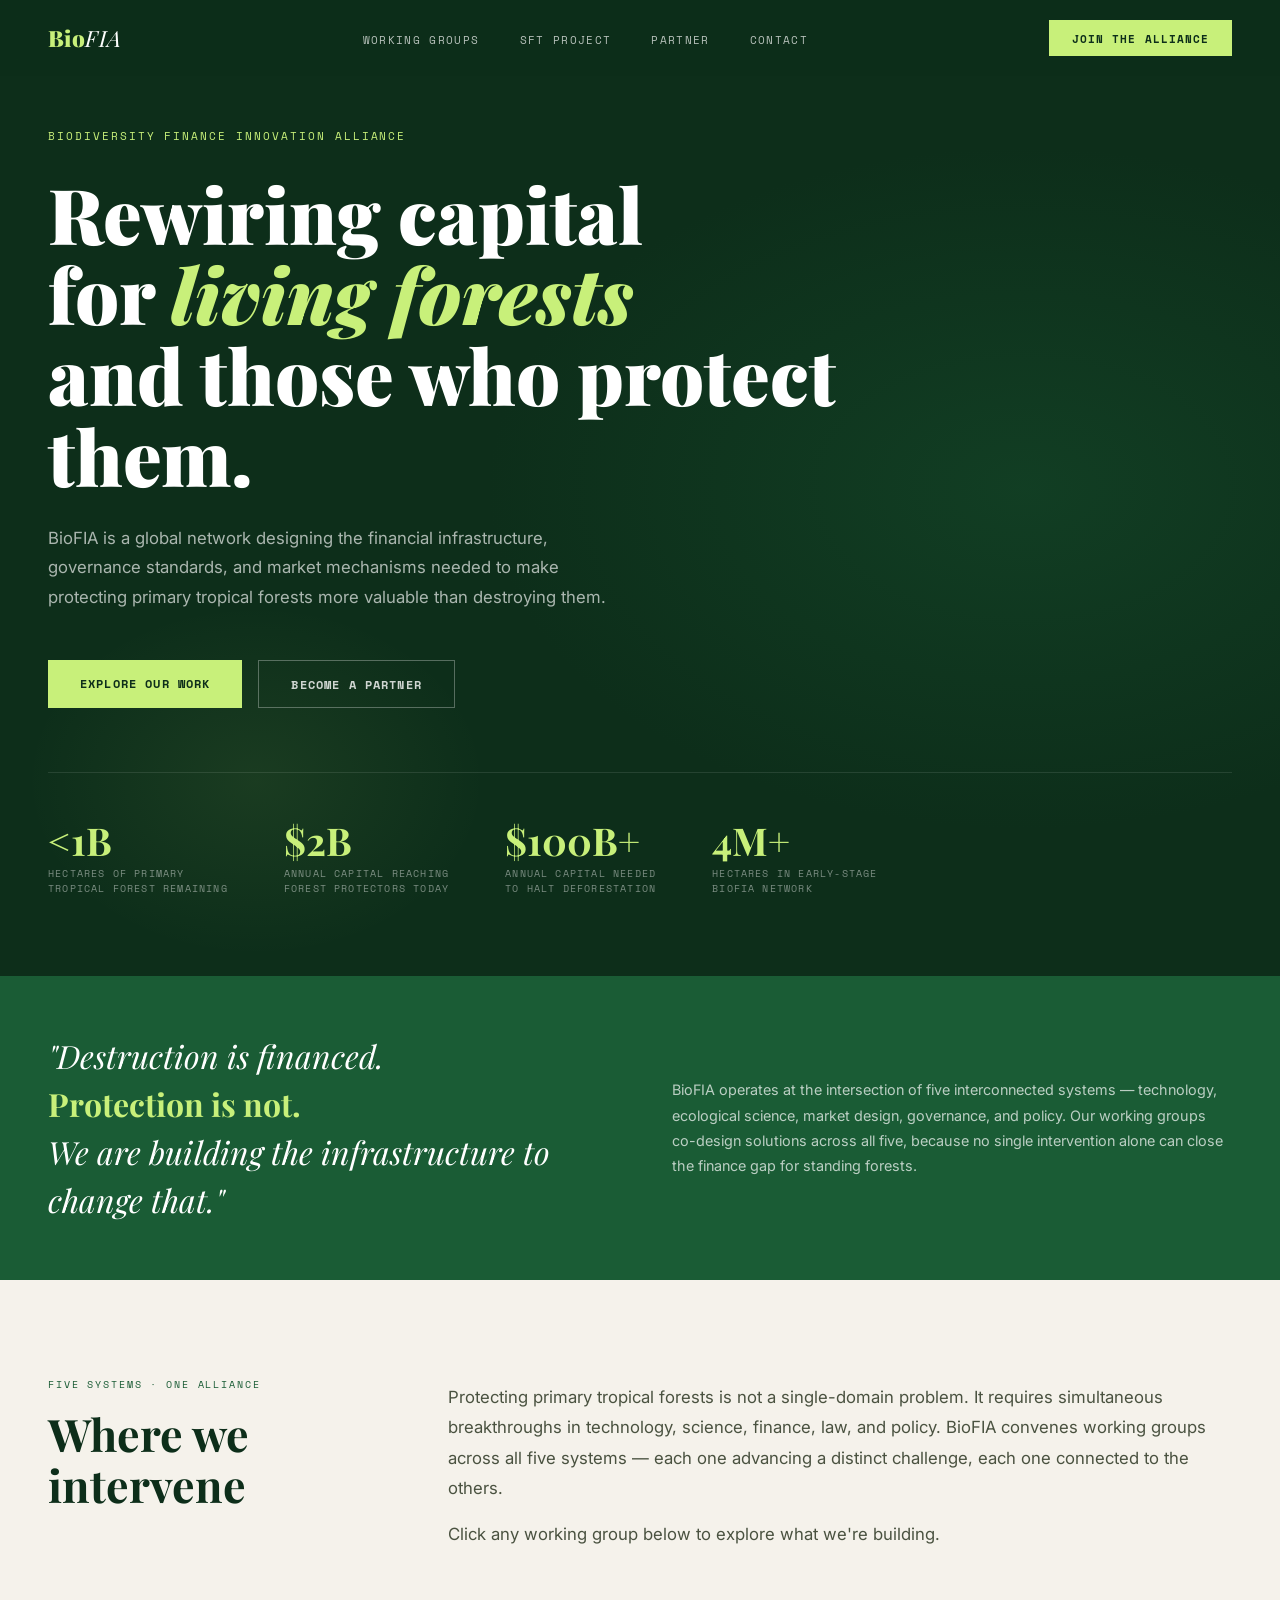
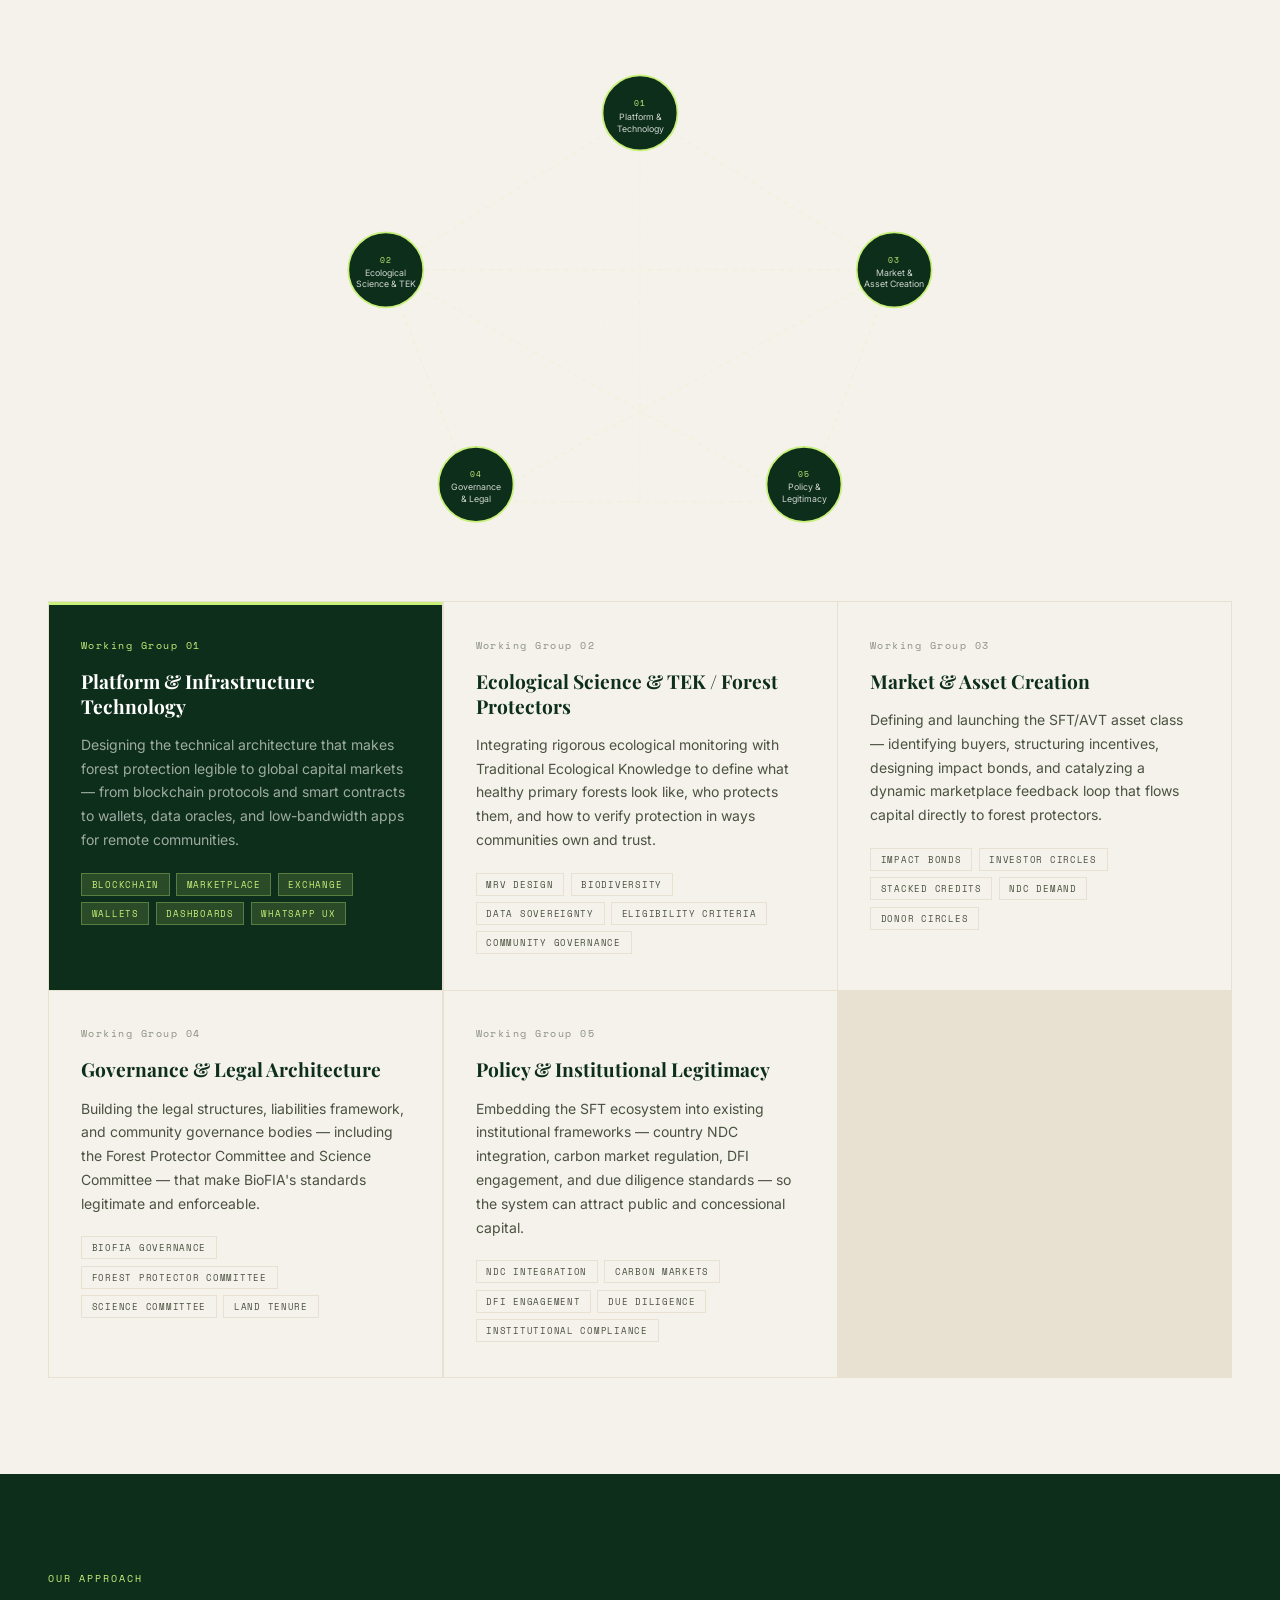
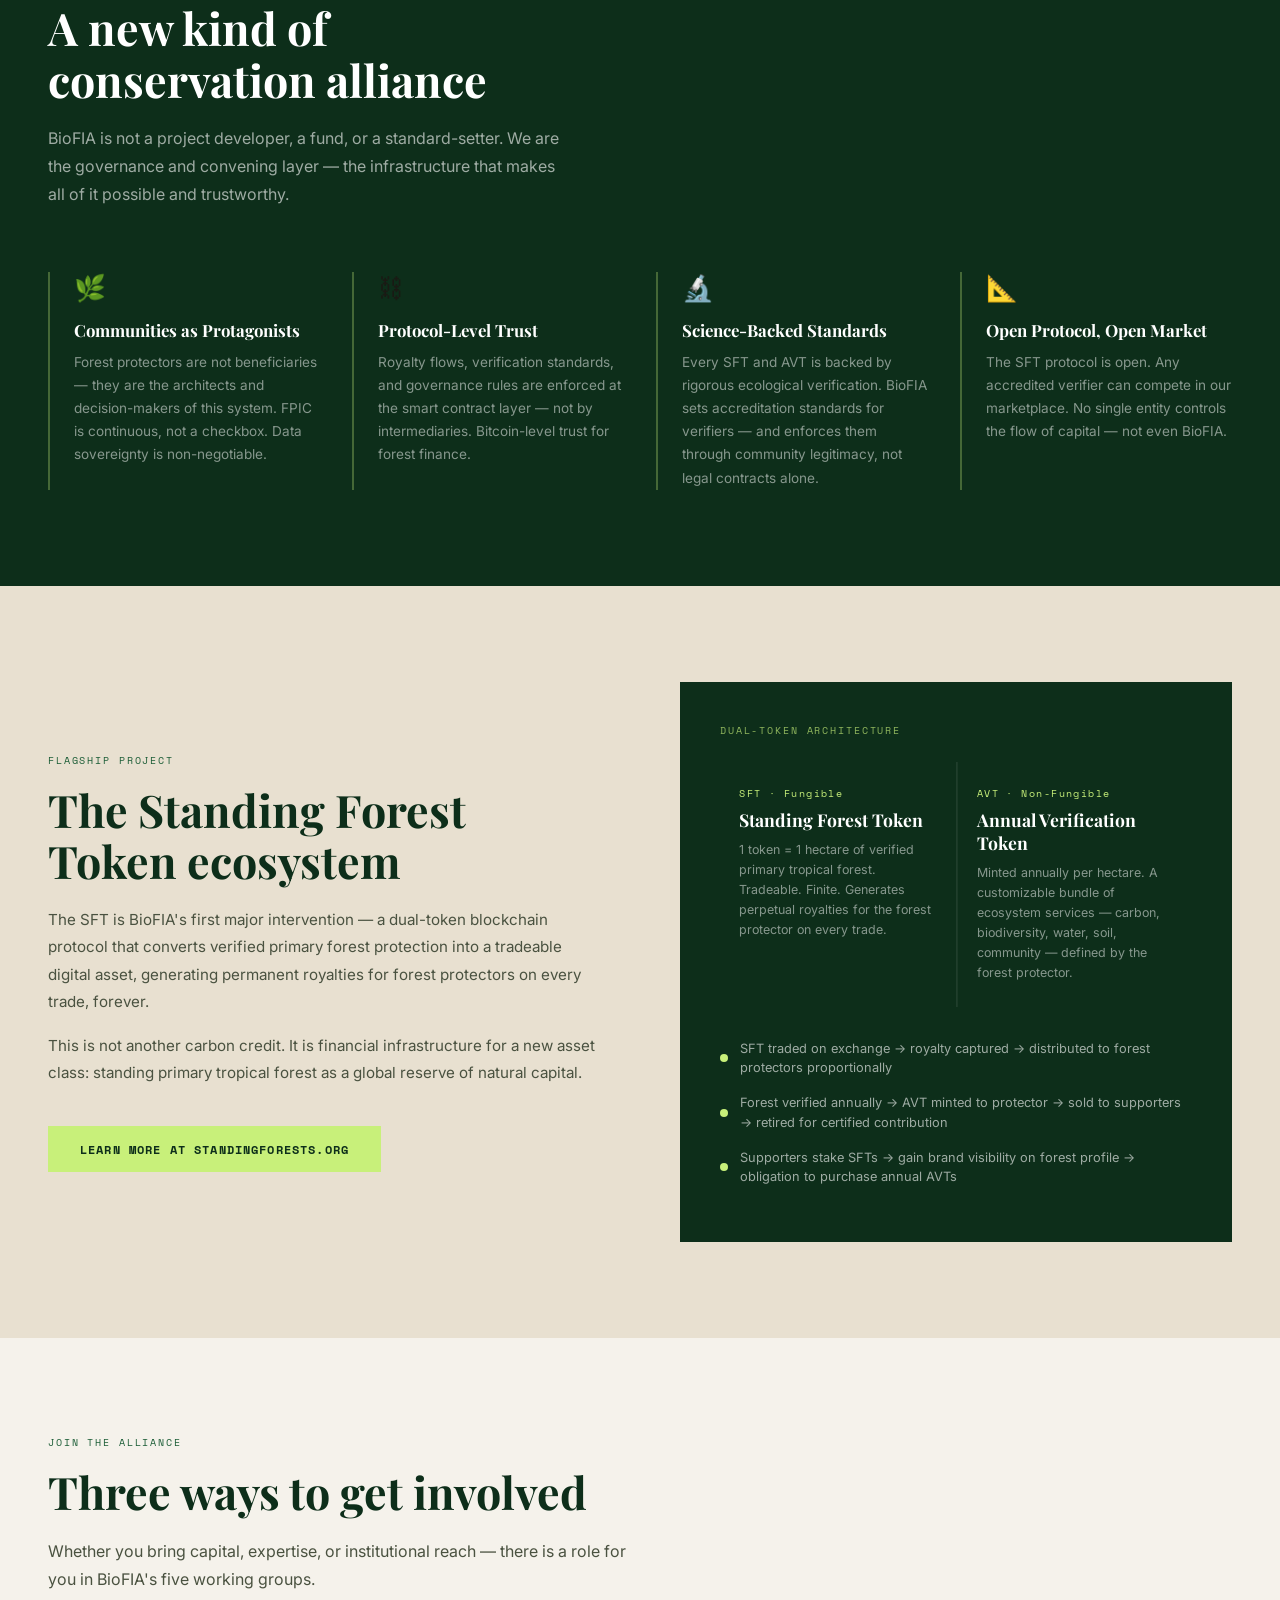
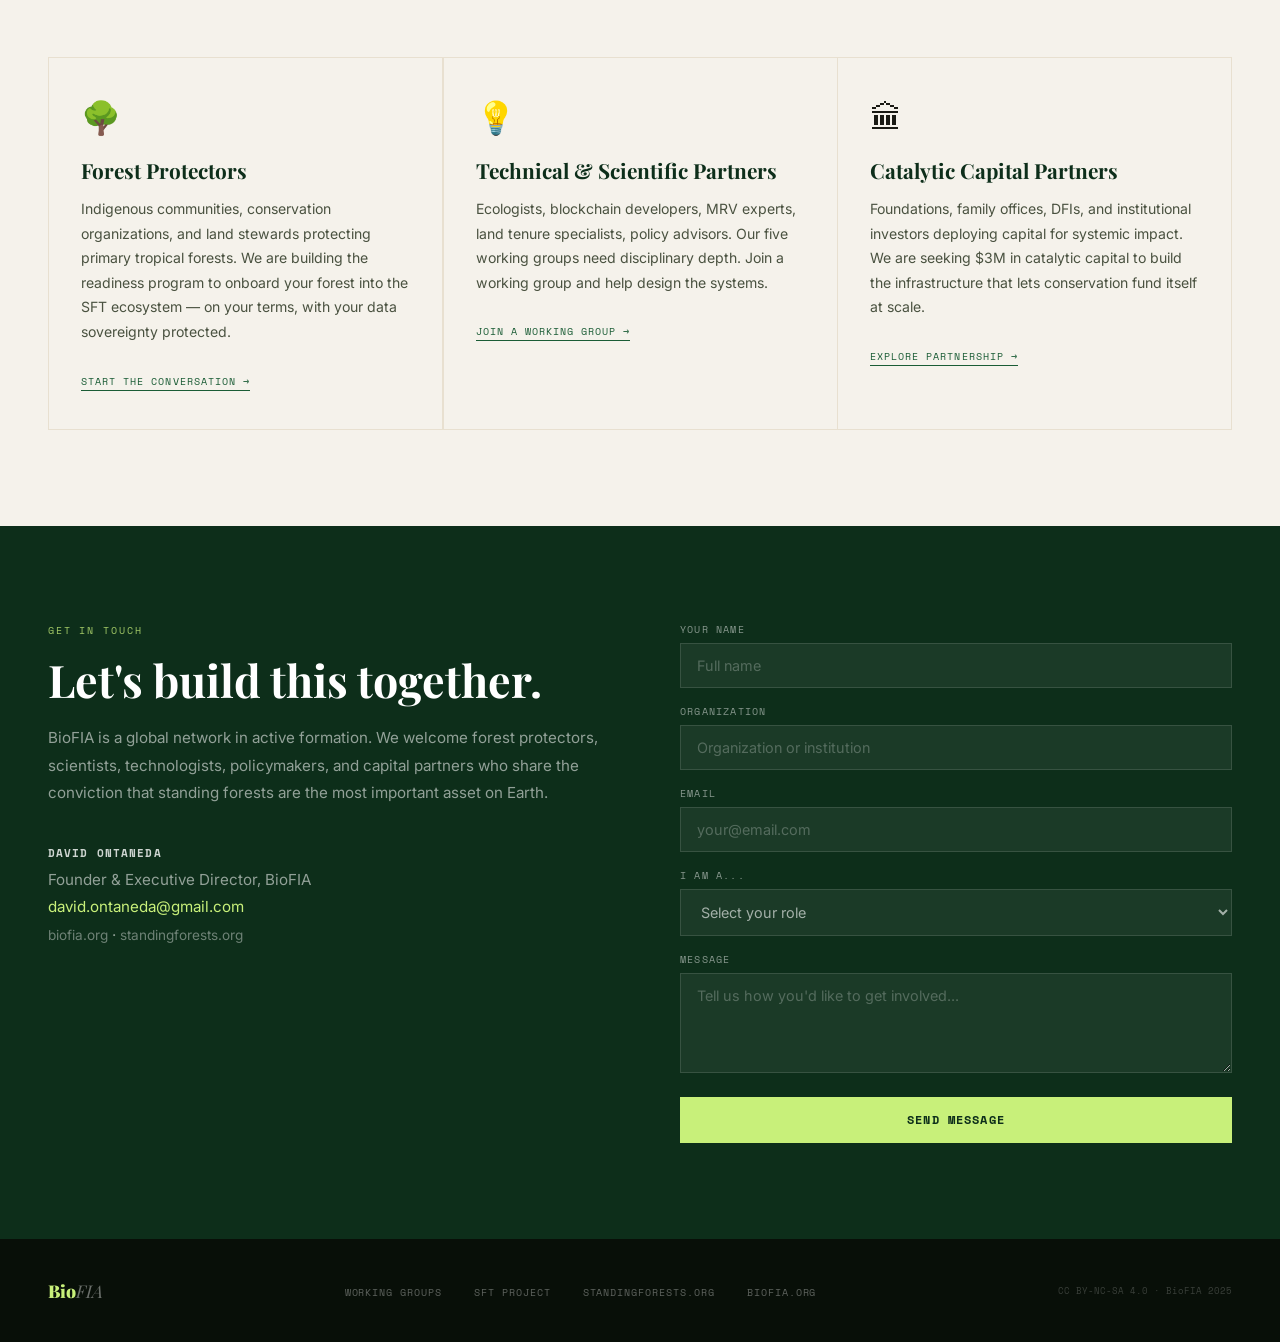
<file: V2/uploads/biofia_website_draft_may2026.html>
<!DOCTYPE html>
<html lang="en">
<head>
<meta charset="UTF-8">
<meta name="viewport" content="width=device-width, initial-scale=1.0">
<title>BioFIA — Biodiversity Finance Innovation Alliance</title>
<link href="https://fonts.googleapis.com/css2?family=Playfair+Display:ital,wght@0,400;0,700;0,900;1,400;1,700&family=Inter:wght@300;400;500;600&family=Space+Mono:wght@400;700&display=swap" rel="stylesheet">
<style>
  *, *::before, *::after { box-sizing: border-box; margin: 0; padding: 0; }

  :root {
    --forest-deep:   #0D2E1A;
    --forest-canopy: #1A5C35;
    --acid:          #C8F07A;
    --parchment:     #F5F2EB;
    --amber:         #8B6914;
    --linen:         #E8E0D0;
    --text-dark:     #1A1A14;
    --text-mid:      #4A5240;
    --text-light:    #8A9080;
  }

  html { scroll-behavior: smooth; }

  body {
    font-family: 'Inter', sans-serif;
    background: var(--parchment);
    color: var(--text-dark);
    overflow-x: hidden;
  }

  /* ── NAV ── */
  nav {
    position: fixed;
    top: 0; left: 0; right: 0;
    z-index: 100;
    display: flex;
    align-items: center;
    justify-content: space-between;
    padding: 1.25rem 3rem;
    background: rgba(13, 46, 26, 0.96);
    backdrop-filter: blur(8px);
  }
  .nav-logo {
    font-family: 'Playfair Display', serif;
    font-weight: 900;
    font-size: 1.4rem;
    color: var(--acid);
    letter-spacing: 0.02em;
    text-decoration: none;
  }
  .nav-logo span { color: #fff; font-weight: 400; font-style: italic; }
  .nav-links {
    display: flex;
    gap: 2.5rem;
    list-style: none;
  }
  .nav-links a {
    font-family: 'Space Mono', monospace;
    font-size: 0.7rem;
    letter-spacing: 0.12em;
    text-transform: uppercase;
    color: rgba(255,255,255,0.7);
    text-decoration: none;
    transition: color 0.2s;
  }
  .nav-links a:hover { color: var(--acid); }
  .nav-cta {
    font-family: 'Space Mono', monospace;
    font-size: 0.7rem;
    letter-spacing: 0.1em;
    text-transform: uppercase;
    background: var(--acid);
    color: var(--forest-deep);
    border: none;
    padding: 0.6rem 1.4rem;
    cursor: pointer;
    font-weight: 700;
    text-decoration: none;
    transition: background 0.2s, transform 0.15s;
  }
  .nav-cta:hover { background: #d8ff8a; transform: translateY(-1px); }

  /* ── HERO ── */
  .hero {
    min-height: 100vh;
    background: var(--forest-deep);
    display: flex;
    flex-direction: column;
    justify-content: center;
    padding: 8rem 3rem 5rem;
    position: relative;
    overflow: hidden;
  }
  .hero-bg-pattern {
    position: absolute;
    inset: 0;
    background-image:
      radial-gradient(ellipse 60% 50% at 80% 50%, rgba(26, 92, 53, 0.35) 0%, transparent 70%),
      radial-gradient(ellipse 30% 30% at 20% 80%, rgba(200, 240, 122, 0.07) 0%, transparent 60%);
    pointer-events: none;
  }
  .hero-eyebrow {
    font-family: 'Space Mono', monospace;
    font-size: 0.68rem;
    letter-spacing: 0.18em;
    text-transform: uppercase;
    color: var(--acid);
    margin-bottom: 1.8rem;
    opacity: 0;
    animation: fadeUp 0.8s 0.2s forwards;
  }
  .hero-headline {
    font-family: 'Playfair Display', serif;
    font-size: clamp(2.8rem, 6vw, 5.5rem);
    font-weight: 900;
    line-height: 1.05;
    color: #fff;
    max-width: 820px;
    margin-bottom: 1.8rem;
    opacity: 0;
    animation: fadeUp 0.8s 0.4s forwards;
  }
  .hero-headline em {
    font-style: italic;
    color: var(--acid);
  }
  .hero-sub {
    font-size: 1.05rem;
    line-height: 1.75;
    color: rgba(255,255,255,0.65);
    max-width: 560px;
    margin-bottom: 3rem;
    opacity: 0;
    animation: fadeUp 0.8s 0.6s forwards;
  }
  .hero-actions {
    display: flex;
    gap: 1rem;
    flex-wrap: wrap;
    opacity: 0;
    animation: fadeUp 0.8s 0.8s forwards;
  }
  .btn-primary {
    font-family: 'Space Mono', monospace;
    font-size: 0.72rem;
    letter-spacing: 0.1em;
    text-transform: uppercase;
    font-weight: 700;
    background: var(--acid);
    color: var(--forest-deep);
    border: none;
    padding: 0.9rem 2rem;
    cursor: pointer;
    text-decoration: none;
    display: inline-block;
    transition: background 0.2s, transform 0.15s;
  }
  .btn-primary:hover { background: #d8ff8a; transform: translateY(-2px); }
  .btn-ghost {
    font-family: 'Space Mono', monospace;
    font-size: 0.72rem;
    letter-spacing: 0.1em;
    text-transform: uppercase;
    font-weight: 700;
    background: transparent;
    color: rgba(255,255,255,0.8);
    border: 1px solid rgba(255,255,255,0.3);
    padding: 0.9rem 2rem;
    cursor: pointer;
    text-decoration: none;
    display: inline-block;
    transition: border-color 0.2s, color 0.2s, transform 0.15s;
  }
  .btn-ghost:hover { border-color: var(--acid); color: var(--acid); transform: translateY(-2px); }

  .hero-stats {
    display: flex;
    gap: 3.5rem;
    margin-top: 4rem;
    padding-top: 3rem;
    border-top: 1px solid rgba(255,255,255,0.1);
    flex-wrap: wrap;
    opacity: 0;
    animation: fadeUp 0.8s 1s forwards;
  }
  .hero-stat-num {
    font-family: 'Playfair Display', serif;
    font-size: 2.4rem;
    font-weight: 700;
    color: var(--acid);
    line-height: 1;
  }
  .hero-stat-label {
    font-family: 'Space Mono', monospace;
    font-size: 0.62rem;
    letter-spacing: 0.12em;
    text-transform: uppercase;
    color: rgba(255,255,255,0.45);
    margin-top: 0.4rem;
  }

  @keyframes fadeUp {
    from { opacity: 0; transform: translateY(20px); }
    to   { opacity: 1; transform: translateY(0); }
  }

  /* ── SECTION SHELL ── */
  section { padding: 6rem 3rem; }
  .section-eyebrow {
    font-family: 'Space Mono', monospace;
    font-size: 0.65rem;
    letter-spacing: 0.18em;
    text-transform: uppercase;
    color: var(--forest-canopy);
    margin-bottom: 1rem;
  }
  .section-headline {
    font-family: 'Playfair Display', serif;
    font-size: clamp(2rem, 3.5vw, 3rem);
    font-weight: 700;
    line-height: 1.15;
    color: var(--forest-deep);
    margin-bottom: 1.2rem;
  }
  .section-body {
    font-size: 1rem;
    line-height: 1.75;
    color: var(--text-mid);
    max-width: 600px;
  }

  /* ── MISSION STRIP ── */
  .mission-strip {
    background: var(--forest-canopy);
    padding: 3.5rem 3rem;
    display: flex;
    align-items: center;
    gap: 4rem;
    flex-wrap: wrap;
  }
  .mission-strip-quote {
    font-family: 'Playfair Display', serif;
    font-size: clamp(1.3rem, 2.5vw, 2rem);
    font-weight: 400;
    font-style: italic;
    color: #fff;
    flex: 1;
    min-width: 280px;
    line-height: 1.5;
  }
  .mission-strip-quote strong {
    font-style: normal;
    font-weight: 700;
    color: var(--acid);
  }
  .mission-strip-body {
    font-size: 0.9rem;
    line-height: 1.75;
    color: rgba(255,255,255,0.7);
    flex: 1;
    min-width: 280px;
  }

  /* ── SYSTEMS SECTION ── */
  .systems-section {
    background: var(--parchment);
    padding: 6rem 3rem;
  }
  .systems-intro {
    display: flex;
    gap: 5rem;
    align-items: flex-start;
    margin-bottom: 5rem;
    flex-wrap: wrap;
  }
  .systems-intro-left { flex: 0 0 320px; }
  .systems-intro-right {
    flex: 1;
    min-width: 260px;
    padding-top: 0.4rem;
  }
  .systems-intro-right p {
    font-size: 1.05rem;
    line-height: 1.8;
    color: var(--text-mid);
    margin-bottom: 1rem;
  }

  /* Pentagon network */
  .network-container {
    position: relative;
    width: 100%;
    max-width: 820px;
    margin: 0 auto 4rem;
  }
  .network-svg { width: 100%; height: auto; display: block; }

  /* Working Group Cards */
  .wg-grid {
    display: grid;
    grid-template-columns: repeat(auto-fill, minmax(300px, 1fr));
    gap: 1.5px;
    background: var(--linen);
    border: 1.5px solid var(--linen);
    margin-top: 1rem;
  }
  .wg-card {
    background: var(--parchment);
    padding: 2.2rem 2rem;
    cursor: pointer;
    transition: background 0.25s;
    position: relative;
    overflow: hidden;
  }
  .wg-card::before {
    content: '';
    position: absolute;
    top: 0; left: 0; right: 0;
    height: 3px;
    background: var(--acid);
    transform: scaleX(0);
    transform-origin: left;
    transition: transform 0.3s ease;
  }
  .wg-card:hover { background: #eeeae0; }
  .wg-card:hover::before { transform: scaleX(1); }
  .wg-card.active { background: var(--forest-deep); }
  .wg-card.active .wg-num { color: var(--acid); }
  .wg-card.active .wg-title { color: #fff; }
  .wg-card.active .wg-desc { color: rgba(255,255,255,0.6); }
  .wg-card.active .wg-tags span { background: rgba(200,240,122,0.15); color: var(--acid); border-color: rgba(200,240,122,0.3); }
  .wg-card.active::before { transform: scaleX(1); }

  .wg-num {
    font-family: 'Space Mono', monospace;
    font-size: 0.62rem;
    letter-spacing: 0.15em;
    color: var(--text-light);
    margin-bottom: 1rem;
    transition: color 0.25s;
  }
  .wg-title {
    font-family: 'Playfair Display', serif;
    font-size: 1.2rem;
    font-weight: 700;
    color: var(--forest-deep);
    margin-bottom: 0.9rem;
    line-height: 1.3;
    transition: color 0.25s;
  }
  .wg-desc {
    font-size: 0.875rem;
    line-height: 1.7;
    color: var(--text-mid);
    margin-bottom: 1.3rem;
    transition: color 0.25s;
  }
  .wg-tags {
    display: flex;
    flex-wrap: wrap;
    gap: 0.4rem;
  }
  .wg-tags span {
    font-family: 'Space Mono', monospace;
    font-size: 0.58rem;
    letter-spacing: 0.08em;
    text-transform: uppercase;
    padding: 0.25rem 0.6rem;
    border: 1px solid var(--linen);
    color: var(--text-mid);
    background: transparent;
    transition: background 0.25s, color 0.25s, border-color 0.25s;
  }
  .wg-card:not(.active):hover .wg-tags span {
    border-color: var(--forest-canopy);
    color: var(--forest-canopy);
  }

  /* ── HOW WE WORK ── */
  .how-section {
    background: var(--forest-deep);
    padding: 6rem 3rem;
  }
  .how-section .section-eyebrow { color: var(--acid); opacity: 0.8; }
  .how-section .section-headline { color: #fff; }
  .how-section .section-body { color: rgba(255,255,255,0.6); max-width: 520px; margin-bottom: 4rem; }

  .pillars-row {
    display: grid;
    grid-template-columns: repeat(auto-fill, minmax(220px, 1fr));
    gap: 2rem;
  }
  .pillar {
    border-left: 2px solid rgba(200,240,122,0.3);
    padding-left: 1.5rem;
  }
  .pillar-icon {
    font-size: 1.6rem;
    margin-bottom: 1rem;
  }
  .pillar-title {
    font-family: 'Playfair Display', serif;
    font-size: 1.05rem;
    font-weight: 700;
    color: #fff;
    margin-bottom: 0.6rem;
  }
  .pillar-body {
    font-size: 0.85rem;
    line-height: 1.7;
    color: rgba(255,255,255,0.5);
  }

  /* ── SFT FEATURE ── */
  .sft-section {
    background: var(--linen);
    padding: 6rem 3rem;
  }
  .sft-inner {
    display: grid;
    grid-template-columns: 1fr 1fr;
    gap: 5rem;
    align-items: center;
  }
  @media (max-width: 768px) { .sft-inner { grid-template-columns: 1fr; } }
  .sft-left {}
  .sft-left .section-headline { max-width: 100%; }
  .sft-left p {
    font-size: 0.95rem;
    line-height: 1.8;
    color: var(--text-mid);
    margin-bottom: 1rem;
  }
  .sft-right {
    background: var(--forest-deep);
    padding: 2.5rem;
    position: relative;
  }
  .token-pair {
    display: grid;
    grid-template-columns: 1fr 1fr;
    gap: 1px;
    background: rgba(255,255,255,0.08);
    margin-bottom: 2rem;
  }
  .token-box {
    background: var(--forest-deep);
    padding: 1.5rem 1.2rem;
  }
  .token-box-label {
    font-family: 'Space Mono', monospace;
    font-size: 0.6rem;
    letter-spacing: 0.15em;
    color: var(--acid);
    margin-bottom: 0.5rem;
  }
  .token-box-name {
    font-family: 'Playfair Display', serif;
    font-size: 1.1rem;
    font-weight: 700;
    color: #fff;
    margin-bottom: 0.6rem;
  }
  .token-box-desc {
    font-size: 0.78rem;
    line-height: 1.6;
    color: rgba(255,255,255,0.5);
  }
  .token-flow {
    display: flex;
    align-items: center;
    gap: 0.75rem;
    margin-bottom: 1rem;
  }
  .token-flow-dot {
    width: 8px; height: 8px;
    border-radius: 50%;
    background: var(--acid);
    flex-shrink: 0;
  }
  .token-flow-text {
    font-size: 0.8rem;
    color: rgba(255,255,255,0.6);
    line-height: 1.5;
  }

  /* ── PARTNERS / JOIN ── */
  .join-section {
    background: var(--parchment);
    padding: 6rem 3rem;
  }
  .join-grid {
    display: grid;
    grid-template-columns: repeat(3, 1fr);
    gap: 1.5px;
    background: var(--linen);
    border: 1.5px solid var(--linen);
    margin-top: 4rem;
  }
  @media (max-width: 800px) { .join-grid { grid-template-columns: 1fr; } }
  .join-card {
    background: var(--parchment);
    padding: 2.5rem 2rem;
  }
  .join-card-icon {
    font-size: 2rem;
    margin-bottom: 1.2rem;
  }
  .join-card-title {
    font-family: 'Playfair Display', serif;
    font-size: 1.3rem;
    font-weight: 700;
    color: var(--forest-deep);
    margin-bottom: 0.8rem;
  }
  .join-card-body {
    font-size: 0.88rem;
    line-height: 1.75;
    color: var(--text-mid);
    margin-bottom: 1.5rem;
  }
  .join-card-link {
    font-family: 'Space Mono', monospace;
    font-size: 0.65rem;
    letter-spacing: 0.1em;
    text-transform: uppercase;
    color: var(--forest-canopy);
    text-decoration: none;
    border-bottom: 1px solid currentColor;
    padding-bottom: 1px;
    transition: color 0.2s;
  }
  .join-card-link:hover { color: var(--amber); }

  /* ── CONTACT / FOOTER ── */
  .contact-section {
    background: var(--forest-deep);
    padding: 6rem 3rem;
  }
  .contact-inner {
    display: grid;
    grid-template-columns: 1fr 1fr;
    gap: 5rem;
    align-items: start;
  }
  @media (max-width: 768px) { .contact-inner { grid-template-columns: 1fr; } }
  .contact-section .section-headline { color: #fff; }
  .contact-section .section-eyebrow { color: var(--acid); opacity: 0.8; }
  .contact-section p { color: rgba(255,255,255,0.55); font-size: 0.95rem; line-height: 1.8; margin-top: 1rem; }

  .contact-form { display: flex; flex-direction: column; gap: 1rem; }
  .form-group { display: flex; flex-direction: column; gap: 0.4rem; }
  .form-label {
    font-family: 'Space Mono', monospace;
    font-size: 0.62rem;
    letter-spacing: 0.12em;
    text-transform: uppercase;
    color: rgba(255,255,255,0.5);
  }
  .form-input, .form-select, .form-textarea {
    background: rgba(255,255,255,0.06);
    border: 1px solid rgba(255,255,255,0.12);
    padding: 0.8rem 1rem;
    font-family: 'Inter', sans-serif;
    font-size: 0.9rem;
    color: #fff;
    outline: none;
    transition: border-color 0.2s;
    width: 100%;
  }
  .form-input::placeholder, .form-textarea::placeholder { color: rgba(255,255,255,0.25); }
  .form-input:focus, .form-select:focus, .form-textarea:focus { border-color: var(--acid); }
  .form-select { color: rgba(255,255,255,0.6); }
  .form-select option { background: var(--forest-deep); }
  .form-textarea { resize: vertical; min-height: 100px; }
  .form-submit {
    font-family: 'Space Mono', monospace;
    font-size: 0.72rem;
    letter-spacing: 0.1em;
    text-transform: uppercase;
    font-weight: 700;
    background: var(--acid);
    color: var(--forest-deep);
    border: none;
    padding: 0.9rem 2rem;
    cursor: pointer;
    width: 100%;
    transition: background 0.2s;
    margin-top: 0.5rem;
  }
  .form-submit:hover { background: #d8ff8a; }

  footer {
    background: #080F08;
    padding: 2.5rem 3rem;
    display: flex;
    align-items: center;
    justify-content: space-between;
    flex-wrap: gap;
    gap: 1rem;
  }
  .footer-logo {
    font-family: 'Playfair Display', serif;
    font-weight: 900;
    font-size: 1.1rem;
    color: var(--acid);
    text-decoration: none;
  }
  .footer-logo span { color: rgba(255,255,255,0.4); font-weight: 400; font-style: italic; }
  .footer-links {
    display: flex;
    gap: 2rem;
    list-style: none;
    flex-wrap: wrap;
  }
  .footer-links a {
    font-family: 'Space Mono', monospace;
    font-size: 0.6rem;
    letter-spacing: 0.1em;
    text-transform: uppercase;
    color: rgba(255,255,255,0.35);
    text-decoration: none;
    transition: color 0.2s;
  }
  .footer-links a:hover { color: var(--acid); }
  .footer-cc {
    font-family: 'Space Mono', monospace;
    font-size: 0.58rem;
    color: rgba(255,255,255,0.2);
  }

  /* ── SCROLL REVEAL ── */
  .reveal {
    opacity: 0;
    transform: translateY(28px);
    transition: opacity 0.7s ease, transform 0.7s ease;
  }
  .reveal.visible {
    opacity: 1;
    transform: none;
  }

  /* ── RESPONSIVE ── */
  @media (max-width: 768px) {
    nav { padding: 1rem 1.5rem; }
    .nav-links { display: none; }
    section { padding: 4rem 1.5rem; }
    .hero { padding: 7rem 1.5rem 4rem; }
    .mission-strip { padding: 2.5rem 1.5rem; gap: 2rem; }
    .systems-section { padding: 4rem 1.5rem; }
    .systems-intro { flex-direction: column; gap: 2rem; margin-bottom: 3rem; }
    .systems-intro-left { flex: none; }
    .how-section { padding: 4rem 1.5rem; }
    .sft-section { padding: 4rem 1.5rem; }
    .join-section { padding: 4rem 1.5rem; }
    .contact-section { padding: 4rem 1.5rem; }
    footer { padding: 2rem 1.5rem; flex-direction: column; align-items: flex-start; }
  }
</style>
</head>
<body>

<!-- NAV -->
<nav>
  <a href="#" class="nav-logo">Bio<span>FIA</span></a>
  <ul class="nav-links">
    <li><a href="#systems">Working Groups</a></li>
    <li><a href="#sft">SFT Project</a></li>
    <li><a href="#join">Partner</a></li>
    <li><a href="#contact">Contact</a></li>
  </ul>
  <a href="#join" class="nav-cta">Join the Alliance</a>
</nav>

<!-- HERO -->
<section class="hero" id="home">
  <div class="hero-bg-pattern"></div>
  <div class="hero-eyebrow">Biodiversity Finance Innovation Alliance</div>
  <h1 class="hero-headline">
    Rewiring capital<br>for <em>living forests</em><br>and those who protect them.
  </h1>
  <p class="hero-sub">
    BioFIA is a global network designing the financial infrastructure, governance standards, and market mechanisms needed to make protecting primary tropical forests more valuable than destroying them.
  </p>
  <div class="hero-actions">
    <a href="#systems" class="btn-primary">Explore Our Work</a>
    <a href="#contact" class="btn-ghost">Become a Partner</a>
  </div>
  <div class="hero-stats">
    <div>
      <div class="hero-stat-num">&lt;1B</div>
      <div class="hero-stat-label">Hectares of primary<br>tropical forest remaining</div>
    </div>
    <div>
      <div class="hero-stat-num">$2B</div>
      <div class="hero-stat-label">Annual capital reaching<br>forest protectors today</div>
    </div>
    <div>
      <div class="hero-stat-num">$100B+</div>
      <div class="hero-stat-label">Annual capital needed<br>to halt deforestation</div>
    </div>
    <div>
      <div class="hero-stat-num">4M+</div>
      <div class="hero-stat-label">Hectares in early-stage<br>BioFIA network</div>
    </div>
  </div>
</section>

<!-- MISSION STRIP -->
<div class="mission-strip">
  <p class="mission-strip-quote">
    "Destruction is financed.<br><strong>Protection is not.</strong><br>We are building the infrastructure to change that."
  </p>
  <p class="mission-strip-body">
    BioFIA operates at the intersection of five interconnected systems — technology, ecological science, market design, governance, and policy. Our working groups co-design solutions across all five, because no single intervention alone can close the finance gap for standing forests.
  </p>
</div>

<!-- SYSTEMS / WORKING GROUPS -->
<section class="systems-section" id="systems">
  <div class="systems-intro">
    <div class="systems-intro-left">
      <div class="section-eyebrow reveal">Five Systems · One Alliance</div>
      <h2 class="section-headline reveal">Where we intervene</h2>
    </div>
    <div class="systems-intro-right reveal">
      <p>Protecting primary tropical forests is not a single-domain problem. It requires simultaneous breakthroughs in technology, science, finance, law, and policy. BioFIA convenes working groups across all five systems — each one advancing a distinct challenge, each one connected to the others.</p>
      <p>Click any working group below to explore what we're building.</p>
    </div>
  </div>

  <!-- Pentagon Network Diagram (SVG) -->
  <div class="network-container reveal">
    <svg class="network-svg" viewBox="0 0 700 420" xmlns="http://www.w3.org/2000/svg">
      <defs>
        <marker id="arr" markerWidth="6" markerHeight="6" refX="3" refY="3" orient="auto">
          <circle cx="3" cy="3" r="1.5" fill="rgba(200,240,122,0.5)"/>
        </marker>
      </defs>

      <!-- Connection lines -->
      <g stroke="rgba(200,240,122,0.18)" stroke-width="1" fill="none" stroke-dasharray="4 4">
        <line x1="350" y1="58"  x2="133" y2="192"/>
        <line x1="350" y1="58"  x2="567" y2="192"/>
        <line x1="133" y1="192" x2="210" y2="390"/>
        <line x1="567" y1="192" x2="490" y2="390"/>
        <line x1="210" y1="390" x2="490" y2="390"/>
        <line x1="350" y1="58"  x2="350" y2="390"/>
        <line x1="133" y1="192" x2="490" y2="390"/>
        <line x1="567" y1="192" x2="210" y2="390"/>
        <line x1="133" y1="192" x2="567" y2="192"/>
      </g>

      <!-- Node: Platform & Infrastructure (top) -->
      <g class="svg-node" style="cursor:pointer" onclick="activateWG(0)">
        <circle cx="350" cy="58" r="32" fill="#0D2E1A" stroke="#C8F07A" stroke-width="1.5"/>
        <text x="350" y="52" text-anchor="middle" font-family="Space Mono,monospace" font-size="7" fill="#C8F07A" letter-spacing="1">01</text>
        <text x="350" y="64" text-anchor="middle" font-family="Inter,sans-serif" font-size="7.5" fill="rgba(255,255,255,0.8)">Platform &amp;</text>
        <text x="350" y="74" text-anchor="middle" font-family="Inter,sans-serif" font-size="7.5" fill="rgba(255,255,255,0.8)">Technology</text>
      </g>

      <!-- Node: Ecological Science (left) -->
      <g class="svg-node" style="cursor:pointer" onclick="activateWG(1)">
        <circle cx="133" cy="192" r="32" fill="#0D2E1A" stroke="#C8F07A" stroke-width="1.5"/>
        <text x="133" y="186" text-anchor="middle" font-family="Space Mono,monospace" font-size="7" fill="#C8F07A" letter-spacing="1">02</text>
        <text x="133" y="197" text-anchor="middle" font-family="Inter,sans-serif" font-size="7.5" fill="rgba(255,255,255,0.8)">Ecological</text>
        <text x="133" y="207" text-anchor="middle" font-family="Inter,sans-serif" font-size="7.5" fill="rgba(255,255,255,0.8)">Science &amp; TEK</text>
      </g>

      <!-- Node: Market & Asset (right) -->
      <g class="svg-node" style="cursor:pointer" onclick="activateWG(2)">
        <circle cx="567" cy="192" r="32" fill="#0D2E1A" stroke="#C8F07A" stroke-width="1.5"/>
        <text x="567" y="186" text-anchor="middle" font-family="Space Mono,monospace" font-size="7" fill="#C8F07A" letter-spacing="1">03</text>
        <text x="567" y="197" text-anchor="middle" font-family="Inter,sans-serif" font-size="7.5" fill="rgba(255,255,255,0.8)">Market &amp;</text>
        <text x="567" y="207" text-anchor="middle" font-family="Inter,sans-serif" font-size="7.5" fill="rgba(255,255,255,0.8)">Asset Creation</text>
      </g>

      <!-- Node: Governance (bottom left) -->
      <g class="svg-node" style="cursor:pointer" onclick="activateWG(3)">
        <circle cx="210" cy="375" r="32" fill="#0D2E1A" stroke="#C8F07A" stroke-width="1.5"/>
        <text x="210" y="369" text-anchor="middle" font-family="Space Mono,monospace" font-size="7" fill="#C8F07A" letter-spacing="1">04</text>
        <text x="210" y="380" text-anchor="middle" font-family="Inter,sans-serif" font-size="7.5" fill="rgba(255,255,255,0.8)">Governance</text>
        <text x="210" y="390" text-anchor="middle" font-family="Inter,sans-serif" font-size="7.5" fill="rgba(255,255,255,0.8)">&amp; Legal</text>
      </g>

      <!-- Node: Policy (bottom right) -->
      <g class="svg-node" style="cursor:pointer" onclick="activateWG(4)">
        <circle cx="490" cy="375" r="32" fill="#0D2E1A" stroke="#C8F07A" stroke-width="1.5"/>
        <text x="490" y="369" text-anchor="middle" font-family="Space Mono,monospace" font-size="7" fill="#C8F07A" letter-spacing="1">05</text>
        <text x="490" y="380" text-anchor="middle" font-family="Inter,sans-serif" font-size="7.5" fill="rgba(255,255,255,0.8)">Policy &amp;</text>
        <text x="490" y="390" text-anchor="middle" font-family="Inter,sans-serif" font-size="7.5" fill="rgba(255,255,255,0.8)">Legitimacy</text>
      </g>

      <!-- Center label -->
      <text x="350" y="225" text-anchor="middle" font-family="Playfair Display,serif" font-size="13" fill="rgba(255,255,255,0.12)" font-style="italic">Five Systems</text>
      <text x="350" y="243" text-anchor="middle" font-family="Playfair Display,serif" font-size="13" fill="rgba(255,255,255,0.12)" font-style="italic">One Alliance</text>
    </svg>
  </div>

  <!-- Working Group Cards -->
  <div class="wg-grid reveal" id="wg-grid">

    <div class="wg-card active" id="wg-0" onclick="activateWG(0)">
      <div class="wg-num">Working Group 01</div>
      <div class="wg-title">Platform &amp; Infrastructure Technology</div>
      <div class="wg-desc">Designing the technical architecture that makes forest protection legible to global capital markets — from blockchain protocols and smart contracts to wallets, data oracles, and low-bandwidth apps for remote communities.</div>
      <div class="wg-tags">
        <span>Blockchain</span>
        <span>Marketplace</span>
        <span>Exchange</span>
        <span>Wallets</span>
        <span>Dashboards</span>
        <span>WhatsApp UX</span>
      </div>
    </div>

    <div class="wg-card" id="wg-1" onclick="activateWG(1)">
      <div class="wg-num">Working Group 02</div>
      <div class="wg-title">Ecological Science &amp; TEK / Forest Protectors</div>
      <div class="wg-desc">Integrating rigorous ecological monitoring with Traditional Ecological Knowledge to define what healthy primary forests look like, who protects them, and how to verify protection in ways communities own and trust.</div>
      <div class="wg-tags">
        <span>MRV Design</span>
        <span>Biodiversity</span>
        <span>Data Sovereignty</span>
        <span>Eligibility Criteria</span>
        <span>Community Governance</span>
      </div>
    </div>

    <div class="wg-card" id="wg-2" onclick="activateWG(2)">
      <div class="wg-num">Working Group 03</div>
      <div class="wg-title">Market &amp; Asset Creation</div>
      <div class="wg-desc">Defining and launching the SFT/AVT asset class — identifying buyers, structuring incentives, designing impact bonds, and catalyzing a dynamic marketplace feedback loop that flows capital directly to forest protectors.</div>
      <div class="wg-tags">
        <span>Impact Bonds</span>
        <span>Investor Circles</span>
        <span>Stacked Credits</span>
        <span>NDC Demand</span>
        <span>Donor Circles</span>
      </div>
    </div>

    <div class="wg-card" id="wg-3" onclick="activateWG(3)">
      <div class="wg-num">Working Group 04</div>
      <div class="wg-title">Governance &amp; Legal Architecture</div>
      <div class="wg-desc">Building the legal structures, liabilities framework, and community governance bodies — including the Forest Protector Committee and Science Committee — that make BioFIA's standards legitimate and enforceable.</div>
      <div class="wg-tags">
        <span>BioFIA Governance</span>
        <span>Forest Protector Committee</span>
        <span>Science Committee</span>
        <span>Land Tenure</span>
      </div>
    </div>

    <div class="wg-card" id="wg-4" onclick="activateWG(4)">
      <div class="wg-num">Working Group 05</div>
      <div class="wg-title">Policy &amp; Institutional Legitimacy</div>
      <div class="wg-desc">Embedding the SFT ecosystem into existing institutional frameworks — country NDC integration, carbon market regulation, DFI engagement, and due diligence standards — so the system can attract public and concessional capital.</div>
      <div class="wg-tags">
        <span>NDC Integration</span>
        <span>Carbon Markets</span>
        <span>DFI Engagement</span>
        <span>Due Diligence</span>
        <span>Institutional Compliance</span>
      </div>
    </div>

  </div>
</section>

<!-- HOW WE WORK -->
<section class="how-section" id="about">
  <div class="section-eyebrow reveal">Our Approach</div>
  <h2 class="section-headline reveal">A new kind of<br>conservation alliance</h2>
  <p class="section-body reveal">BioFIA is not a project developer, a fund, or a standard-setter. We are the governance and convening layer — the infrastructure that makes all of it possible and trustworthy.</p>
  <div class="pillars-row">
    <div class="pillar reveal">
      <div class="pillar-icon">🌿</div>
      <div class="pillar-title">Communities as Protagonists</div>
      <div class="pillar-body">Forest protectors are not beneficiaries — they are the architects and decision-makers of this system. FPIC is continuous, not a checkbox. Data sovereignty is non-negotiable.</div>
    </div>
    <div class="pillar reveal">
      <div class="pillar-icon">⛓</div>
      <div class="pillar-title">Protocol-Level Trust</div>
      <div class="pillar-body">Royalty flows, verification standards, and governance rules are enforced at the smart contract layer — not by intermediaries. Bitcoin-level trust for forest finance.</div>
    </div>
    <div class="pillar reveal">
      <div class="pillar-icon">🔬</div>
      <div class="pillar-title">Science-Backed Standards</div>
      <div class="pillar-body">Every SFT and AVT is backed by rigorous ecological verification. BioFIA sets accreditation standards for verifiers — and enforces them through community legitimacy, not legal contracts alone.</div>
    </div>
    <div class="pillar reveal">
      <div class="pillar-icon">📐</div>
      <div class="pillar-title">Open Protocol, Open Market</div>
      <div class="pillar-body">The SFT protocol is open. Any accredited verifier can compete in our marketplace. No single entity controls the flow of capital — not even BioFIA.</div>
    </div>
  </div>
</section>

<!-- SFT FEATURE -->
<section class="sft-section" id="sft">
  <div class="sft-inner">
    <div class="sft-left">
      <div class="section-eyebrow reveal">Flagship Project</div>
      <h2 class="section-headline reveal">The Standing Forest Token ecosystem</h2>
      <p class="reveal">The SFT is BioFIA's first major intervention — a dual-token blockchain protocol that converts verified primary forest protection into a tradeable digital asset, generating permanent royalties for forest protectors on every trade, forever.</p>
      <p class="reveal">This is not another carbon credit. It is financial infrastructure for a new asset class: standing primary tropical forest as a global reserve of natural capital.</p>
      <a href="https://standingforests.org" class="btn-primary reveal" style="margin-top:1.5rem; display:inline-block;">Learn more at standingforests.org</a>
    </div>
    <div class="sft-right reveal">
      <div class="section-eyebrow" style="color:var(--acid); opacity:0.7; margin-bottom:1.5rem;">Dual-Token Architecture</div>
      <div class="token-pair">
        <div class="token-box">
          <div class="token-box-label">SFT · Fungible</div>
          <div class="token-box-name">Standing Forest Token</div>
          <div class="token-box-desc">1 token = 1 hectare of verified primary tropical forest. Tradeable. Finite. Generates perpetual royalties for the forest protector on every trade.</div>
        </div>
        <div class="token-box" style="border-left:1px solid rgba(255,255,255,0.06)">
          <div class="token-box-label">AVT · Non-Fungible</div>
          <div class="token-box-name">Annual Verification Token</div>
          <div class="token-box-desc">Minted annually per hectare. A customizable bundle of ecosystem services — carbon, biodiversity, water, soil, community — defined by the forest protector.</div>
        </div>
      </div>
      <div class="token-flow">
        <div class="token-flow-dot"></div>
        <div class="token-flow-text">SFT traded on exchange → royalty captured → distributed to forest protectors proportionally</div>
      </div>
      <div class="token-flow">
        <div class="token-flow-dot"></div>
        <div class="token-flow-text">Forest verified annually → AVT minted to protector → sold to supporters → retired for certified contribution</div>
      </div>
      <div class="token-flow">
        <div class="token-flow-dot"></div>
        <div class="token-flow-text">Supporters stake SFTs → gain brand visibility on forest profile → obligation to purchase annual AVTs</div>
      </div>
    </div>
  </div>
</section>

<!-- JOIN / PARTNER -->
<section class="join-section" id="join">
  <div class="section-eyebrow reveal">Join the Alliance</div>
  <h2 class="section-headline reveal">Three ways to get involved</h2>
  <p class="section-body reveal">Whether you bring capital, expertise, or institutional reach — there is a role for you in BioFIA's five working groups.</p>

  <div class="join-grid">
    <div class="join-card reveal">
      <div class="join-card-icon">🌳</div>
      <div class="join-card-title">Forest Protectors</div>
      <div class="join-card-body">Indigenous communities, conservation organizations, and land stewards protecting primary tropical forests. We are building the readiness program to onboard your forest into the SFT ecosystem — on your terms, with your data sovereignty protected.</div>
      <a href="#contact" class="join-card-link">Start the conversation →</a>
    </div>
    <div class="join-card reveal">
      <div class="join-card-icon">💡</div>
      <div class="join-card-title">Technical &amp; Scientific Partners</div>
      <div class="join-card-body">Ecologists, blockchain developers, MRV experts, land tenure specialists, policy advisors. Our five working groups need disciplinary depth. Join a working group and help design the systems.</div>
      <a href="#contact" class="join-card-link">Join a working group →</a>
    </div>
    <div class="join-card reveal">
      <div class="join-card-icon">🏛</div>
      <div class="join-card-title">Catalytic Capital Partners</div>
      <div class="join-card-body">Foundations, family offices, DFIs, and institutional investors deploying capital for systemic impact. We are seeking $3M in catalytic capital to build the infrastructure that lets conservation fund itself at scale.</div>
      <a href="#contact" class="join-card-link">Explore partnership →</a>
    </div>
  </div>
</section>

<!-- CONTACT -->
<section class="contact-section" id="contact">
  <div class="contact-inner">
    <div>
      <div class="section-eyebrow">Get in Touch</div>
      <h2 class="section-headline">Let's build this together.</h2>
      <p>BioFIA is a global network in active formation. We welcome forest protectors, scientists, technologists, policymakers, and capital partners who share the conviction that standing forests are the most important asset on Earth.</p>
      <p style="margin-top:2rem;">
        <strong style="color:rgba(255,255,255,0.8); font-family:'Space Mono',monospace; font-size:0.7rem; letter-spacing:0.1em; text-transform:uppercase;">David Ontaneda</strong><br>
        Founder &amp; Executive Director, BioFIA<br>
        <a href="mailto:david.ontaneda@gmail.com" style="color:var(--acid); text-decoration:none;">david.ontaneda@gmail.com</a><br>
        <a href="https://biofia.org" style="color:rgba(255,255,255,0.4); text-decoration:none; font-size:0.85rem;">biofia.org</a> · <a href="https://standingforests.org" style="color:rgba(255,255,255,0.4); text-decoration:none; font-size:0.85rem;">standingforests.org</a>
      </p>
    </div>
    <div>
      <form class="contact-form" onsubmit="handleSubmit(event)">
        <div class="form-group">
          <label class="form-label">Your name</label>
          <input class="form-input" type="text" placeholder="Full name">
        </div>
        <div class="form-group">
          <label class="form-label">Organization</label>
          <input class="form-input" type="text" placeholder="Organization or institution">
        </div>
        <div class="form-group">
          <label class="form-label">Email</label>
          <input class="form-input" type="email" placeholder="your@email.com">
        </div>
        <div class="form-group">
          <label class="form-label">I am a...</label>
          <select class="form-select">
            <option value="">Select your role</option>
            <option>Forest Protector / Community</option>
            <option>Conservation Organization</option>
            <option>Scientist / Researcher</option>
            <option>Technologist / Developer</option>
            <option>Impact Investor / Foundation</option>
            <option>Policy / Government</option>
            <option>Journalist / Media</option>
            <option>General Public</option>
          </select>
        </div>
        <div class="form-group">
          <label class="form-label">Message</label>
          <textarea class="form-textarea" placeholder="Tell us how you'd like to get involved..."></textarea>
        </div>
        <button type="submit" class="form-submit">Send Message</button>
      </form>
    </div>
  </div>
</section>

<!-- FOOTER -->
<footer>
  <a href="#" class="footer-logo">Bio<span>FIA</span></a>
  <ul class="footer-links">
    <li><a href="#systems">Working Groups</a></li>
    <li><a href="#sft">SFT Project</a></li>
    <li><a href="https://standingforests.org">standingforests.org</a></li>
    <li><a href="https://biofia.org">biofia.org</a></li>
  </ul>
  <div class="footer-cc">CC BY-NC-SA 4.0 · BioFIA 2025</div>
</footer>

<script>
  // Working group toggle
  function activateWG(idx) {
    document.querySelectorAll('.wg-card').forEach((c, i) => {
      c.classList.toggle('active', i === idx);
    });
  }

  // Scroll reveal
  const observer = new IntersectionObserver((entries) => {
    entries.forEach(e => {
      if (e.isIntersecting) {
        e.target.classList.add('visible');
        // stagger siblings
        const siblings = e.target.parentElement.querySelectorAll('.reveal');
        siblings.forEach((s, i) => {
          setTimeout(() => s.classList.add('visible'), i * 80);
        });
      }
    });
  }, { threshold: 0.1, rootMargin: '0px 0px -40px 0px' });

  document.querySelectorAll('.reveal').forEach(el => observer.observe(el));

  // Nav highlight on scroll
  const sections = document.querySelectorAll('section[id], div[id]');
  window.addEventListener('scroll', () => {
    let current = '';
    sections.forEach(s => {
      if (window.scrollY >= s.offsetTop - 100) current = s.id;
    });
    document.querySelectorAll('.nav-links a').forEach(a => {
      a.style.color = a.getAttribute('href') === '#' + current
        ? 'var(--acid)' : '';
    });
  });

  // Form submit
  function handleSubmit(e) {
    e.preventDefault();
    const btn = e.target.querySelector('.form-submit');
    btn.textContent = 'Message sent ✓';
    btn.style.background = '#1A5C35';
    btn.style.color = '#C8F07A';
    setTimeout(() => {
      btn.textContent = 'Send Message';
      btn.style.background = '';
      btn.style.color = '';
    }, 3000);
  }

  // SVG node hover pulse
  document.querySelectorAll('.svg-node circle').forEach(c => {
    c.addEventListener('mouseenter', () => {
      c.setAttribute('stroke-width', '2.5');
      c.setAttribute('fill', '#1A5C35');
    });
    c.addEventListener('mouseleave', () => {
      c.setAttribute('stroke-width', '1.5');
      c.setAttribute('fill', '#0D2E1A');
    });
  });
</script>
</body>
</html>
</file>
